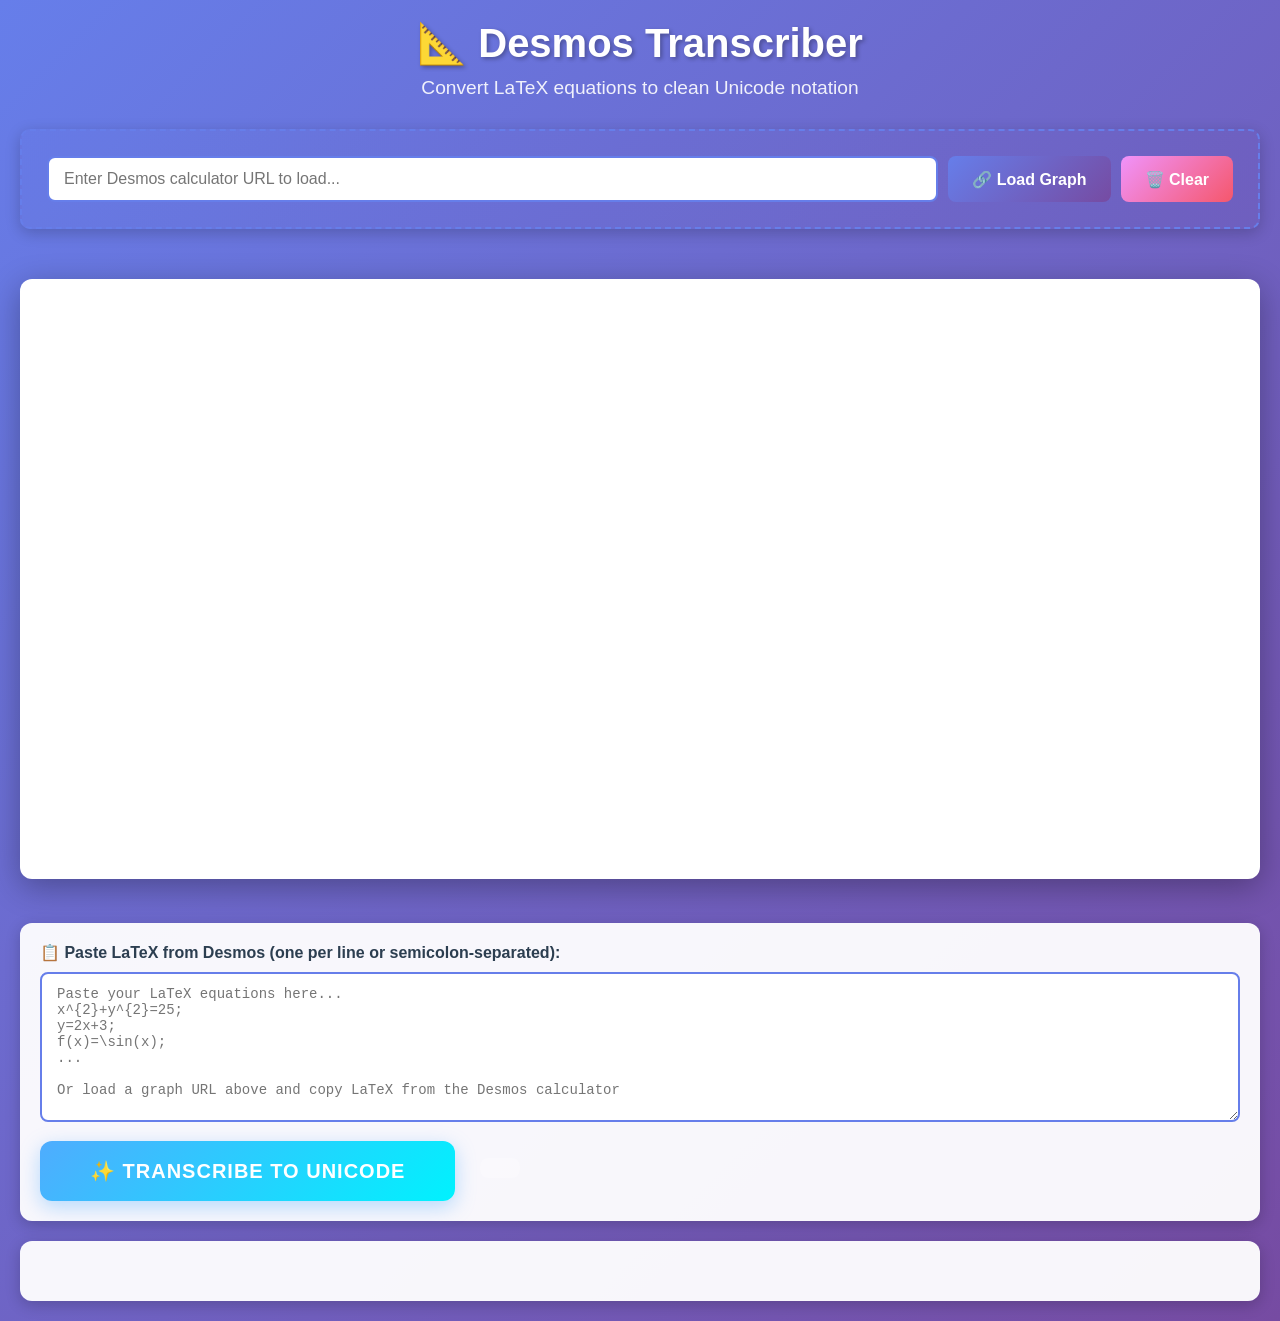
<file: index.html>
<!DOCTYPE html>
<html lang="en">
<head>
  <meta charset="UTF-8">
  <meta name="viewport" content="width=device-width, initial-scale=1.0">
  <title>Desmos Transcriber - Convert LaTeX to Unicode</title>
  <link rel="stylesheet" href="styles.css">
</head>
<body>
  <div class="container">
    <h1>📐 Desmos Transcriber</h1>
    <p class="subtitle">Convert LaTeX equations to clean Unicode notation</p>
    
    <div class="url-input-section">
      <input type="text" id="desmosUrlInput" placeholder="Enter Desmos calculator URL to load..." />
      <button id="loadBtn" class="action-btn">🔗 Load Graph</button>
      <button id="clearBtn" class="action-btn secondary">🗑️ Clear</button>
    </div>
    
    <iframe id="desmosFrame" class="calculator-container" src="https://www.desmos.com/calculator" frameborder="0"></iframe>
    
    <div class="latex-input-section">
      <label for="latexInput">📋 Paste LaTeX from Desmos (one per line or semicolon-separated):</label>
      <textarea id="latexInput" placeholder="Paste your LaTeX equations here...
x^{2}+y^{2}=25;
y=2x+3;
f(x)=\sin(x);
...

Or load a graph URL above and copy LaTeX from the Desmos calculator"></textarea>
      <button id="transcribeBtn" class="transcribe-btn">✨ Transcribe to Unicode</button>
      <span id="status" class="status-text"></span>
    </div>
    
    <div id="controls" class="controls" style="display: none;">
      <button id="copyAllBtn" class="action-btn">📋 Copy All</button>
      <button id="downloadBtn" class="action-btn">💾 Download</button>
    </div>
    
    <div id="equationsContainer" class="equations-container"></div>
  </div>
  
  <script src="website.js"></script>
</body>
</html>
</file>
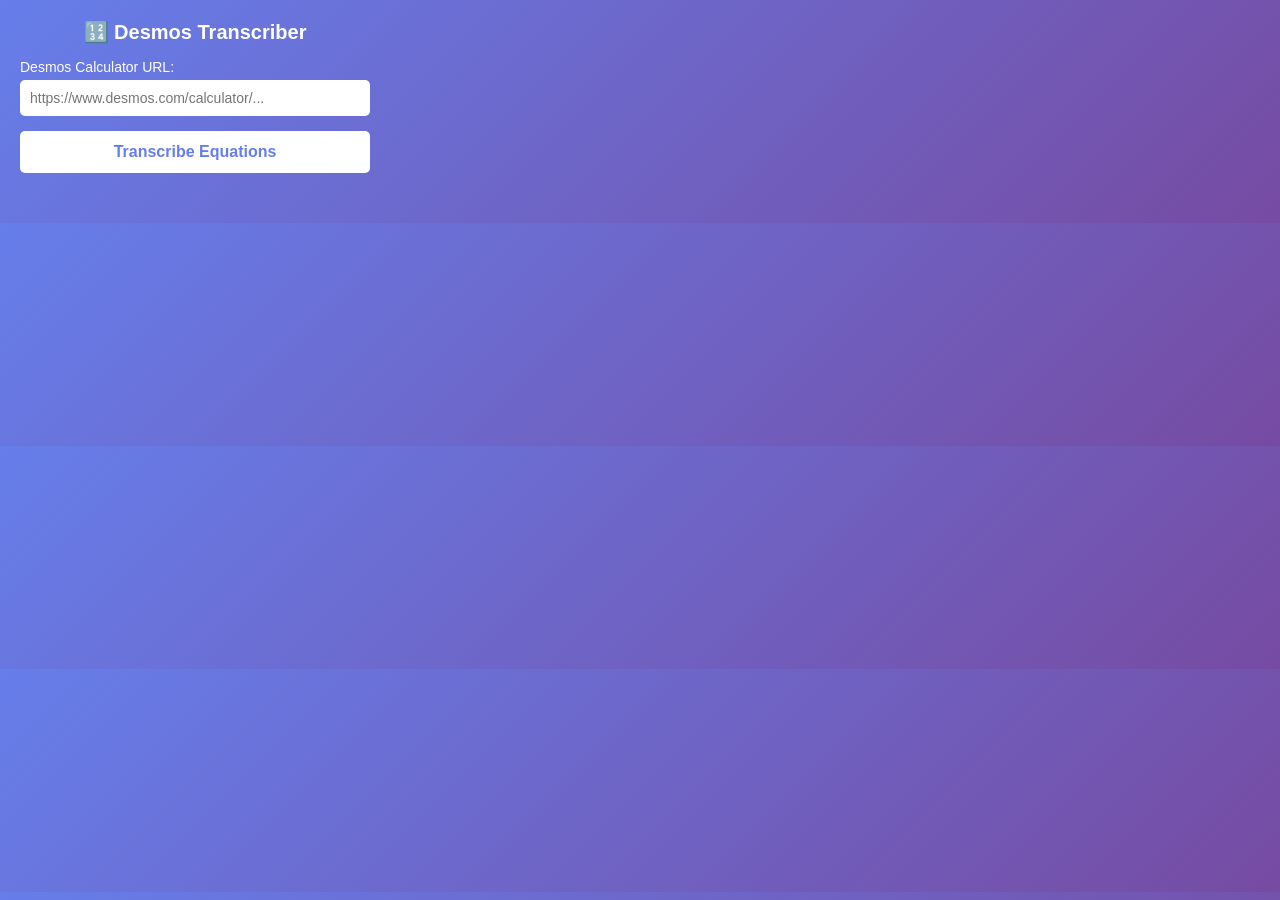
<file: popup.html>
<!DOCTYPE html>
<html lang="en">
<head>
  <meta charset="UTF-8">
  <meta name="viewport" content="width=device-width, initial-scale=1.0">
  <title>Desmos Transcriber</title>
  <style>
    body {
      width: 350px;
      padding: 20px;
      font-family: 'Segoe UI', Tahoma, Geneva, Verdana, sans-serif;
      background: linear-gradient(135deg, #667eea 0%, #764ba2 100%);
      color: white;
      margin: 0;
    }
    
    h1 {
      font-size: 20px;
      margin: 0 0 15px 0;
      text-align: center;
    }
    
    .input-group {
      margin-bottom: 15px;
    }
    
    label {
      display: block;
      margin-bottom: 5px;
      font-size: 14px;
      font-weight: 500;
    }
    
    input {
      width: 100%;
      padding: 10px;
      border: none;
      border-radius: 5px;
      font-size: 14px;
      box-sizing: border-box;
    }
    
    button {
      width: 100%;
      padding: 12px;
      background: white;
      color: #667eea;
      border: none;
      border-radius: 5px;
      font-size: 16px;
      font-weight: bold;
      cursor: pointer;
      transition: all 0.3s ease;
    }
    
    button:hover {
      background: #f0f0f0;
      transform: translateY(-2px);
      box-shadow: 0 4px 8px rgba(0,0,0,0.2);
    }
    
    button:disabled {
      background: #ccc;
      cursor: not-allowed;
      transform: none;
    }
    
    .status {
      margin-top: 10px;
      text-align: center;
      font-size: 13px;
      min-height: 20px;
    }
    
    .error {
      color: #ffcccc;
    }
    
    .success {
      color: #ccffcc;
    }
  </style>
</head>
<body>
  <h1>🔢 Desmos Transcriber</h1>
  
  <div class="input-group">
    <label for="desmosUrl">Desmos Calculator URL:</label>
    <input 
      type="text" 
      id="desmosUrl" 
      placeholder="https://www.desmos.com/calculator/..."
    >
  </div>
  
  <button id="transcribeBtn">Transcribe Equations</button>
  
  <div class="status" id="status"></div>
  
  <script src="popup.js"></script>
</body>
</html>
</file>
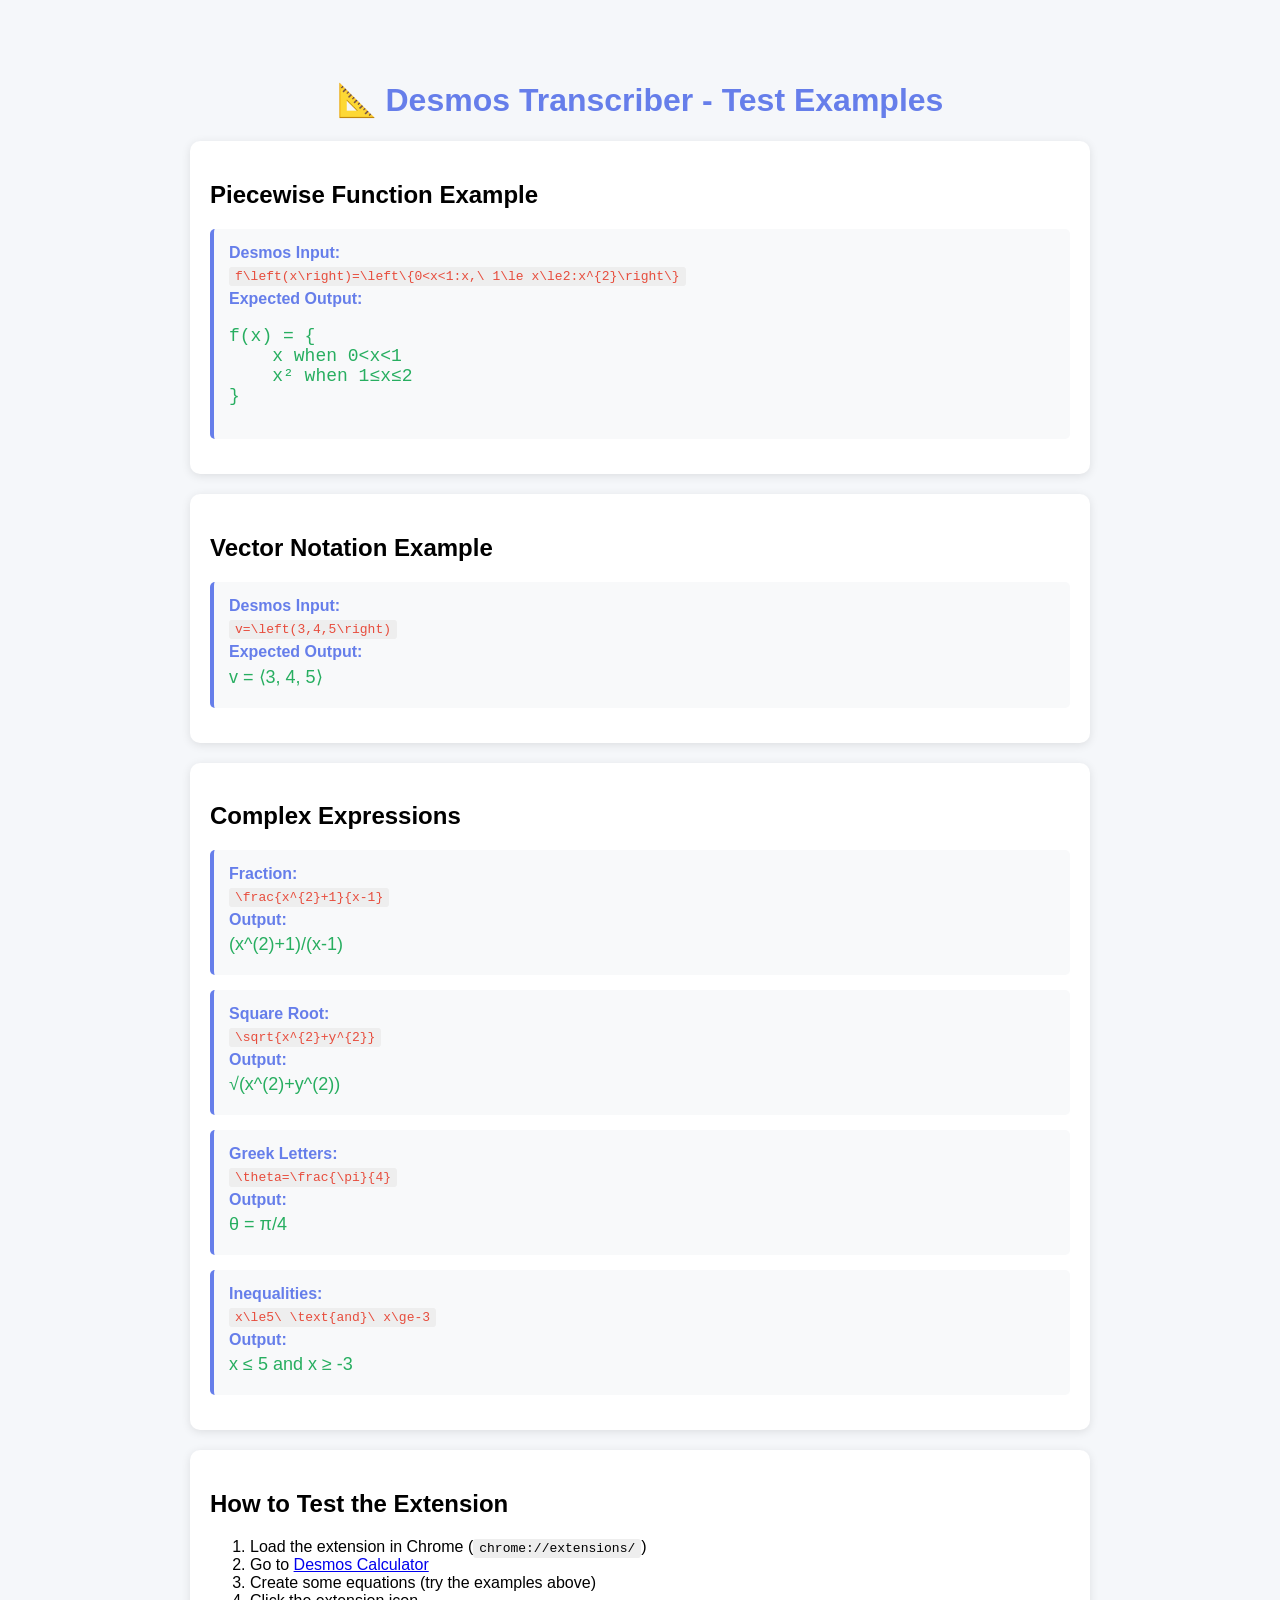
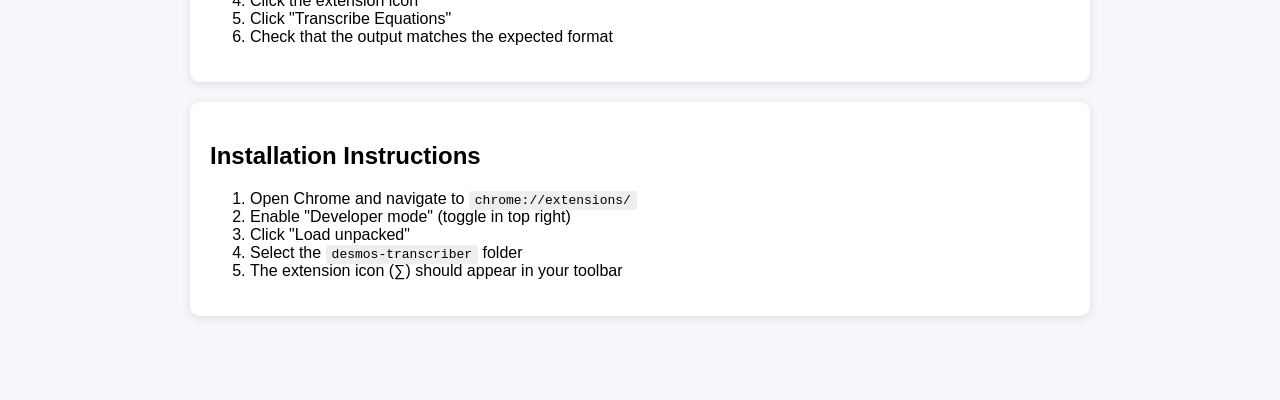
<file: test-examples.html>
<!DOCTYPE html>
<html lang="en">
<head>
  <meta charset="UTF-8">
  <meta name="viewport" content="width=device-width, initial-scale=1.0">
  <title>Desmos Transcriber - Test Page</title>
  <style>
    body {
      font-family: 'Segoe UI', Tahoma, Geneva, Verdana, sans-serif;
      max-width: 900px;
      margin: 40px auto;
      padding: 20px;
      background: #f5f7fa;
    }
    
    h1 {
      color: #667eea;
      text-align: center;
    }
    
    .test-section {
      background: white;
      padding: 20px;
      margin: 20px 0;
      border-radius: 10px;
      box-shadow: 0 2px 10px rgba(0,0,0,0.1);
    }
    
    .test-item {
      margin: 15px 0;
      padding: 15px;
      background: #f8f9fa;
      border-left: 4px solid #667eea;
      border-radius: 5px;
    }
    
    .label {
      font-weight: bold;
      color: #667eea;
      margin-bottom: 5px;
    }
    
    .input {
      color: #e74c3c;
      font-family: 'Courier New', monospace;
      margin: 5px 0;
    }
    
    .output {
      color: #27ae60;
      font-size: 18px;
      margin: 5px 0;
    }
    
    code {
      background: #eee;
      padding: 2px 6px;
      border-radius: 3px;
    }
  </style>
</head>
<body>
  <h1>📐 Desmos Transcriber - Test Examples</h1>
  
  <div class="test-section">
    <h2>Piecewise Function Example</h2>
    <div class="test-item">
      <div class="label">Desmos Input:</div>
      <div class="input"><code>f\left(x\right)=\left\{0&lt;x&lt;1:x,\ 1\le x\le2:x^{2}\right\}</code></div>
      <div class="label">Expected Output:</div>
      <div class="output">
        <pre>f(x) = {
    x when 0&lt;x&lt;1
    x² when 1≤x≤2
}</pre>
      </div>
    </div>
  </div>
  
  <div class="test-section">
    <h2>Vector Notation Example</h2>
    <div class="test-item">
      <div class="label">Desmos Input:</div>
      <div class="input"><code>v=\left(3,4,5\right)</code></div>
      <div class="label">Expected Output:</div>
      <div class="output">v = ⟨3, 4, 5⟩</div>
    </div>
  </div>
  
  <div class="test-section">
    <h2>Complex Expressions</h2>
    
    <div class="test-item">
      <div class="label">Fraction:</div>
      <div class="input"><code>\frac{x^{2}+1}{x-1}</code></div>
      <div class="label">Output:</div>
      <div class="output">(x^(2)+1)/(x-1)</div>
    </div>
    
    <div class="test-item">
      <div class="label">Square Root:</div>
      <div class="input"><code>\sqrt{x^{2}+y^{2}}</code></div>
      <div class="label">Output:</div>
      <div class="output">√(x^(2)+y^(2))</div>
    </div>
    
    <div class="test-item">
      <div class="label">Greek Letters:</div>
      <div class="input"><code>\theta=\frac{\pi}{4}</code></div>
      <div class="label">Output:</div>
      <div class="output">θ = π/4</div>
    </div>
    
    <div class="test-item">
      <div class="label">Inequalities:</div>
      <div class="input"><code>x\le5\ \text{and}\ x\ge-3</code></div>
      <div class="label">Output:</div>
      <div class="output">x ≤ 5 and x ≥ -3</div>
    </div>
  </div>
  
  <div class="test-section">
    <h2>How to Test the Extension</h2>
    <ol>
      <li>Load the extension in Chrome (<code>chrome://extensions/</code>)</li>
      <li>Go to <a href="https://www.desmos.com/calculator" target="_blank">Desmos Calculator</a></li>
      <li>Create some equations (try the examples above)</li>
      <li>Click the extension icon</li>
      <li>Click "Transcribe Equations"</li>
      <li>Check that the output matches the expected format</li>
    </ol>
  </div>
  
  <div class="test-section">
    <h2>Installation Instructions</h2>
    <ol>
      <li>Open Chrome and navigate to <code>chrome://extensions/</code></li>
      <li>Enable "Developer mode" (toggle in top right)</li>
      <li>Click "Load unpacked"</li>
      <li>Select the <code>desmos-transcriber</code> folder</li>
      <li>The extension icon (∑) should appear in your toolbar</li>
    </ol>
  </div>
  
</body>
</html>
</file>
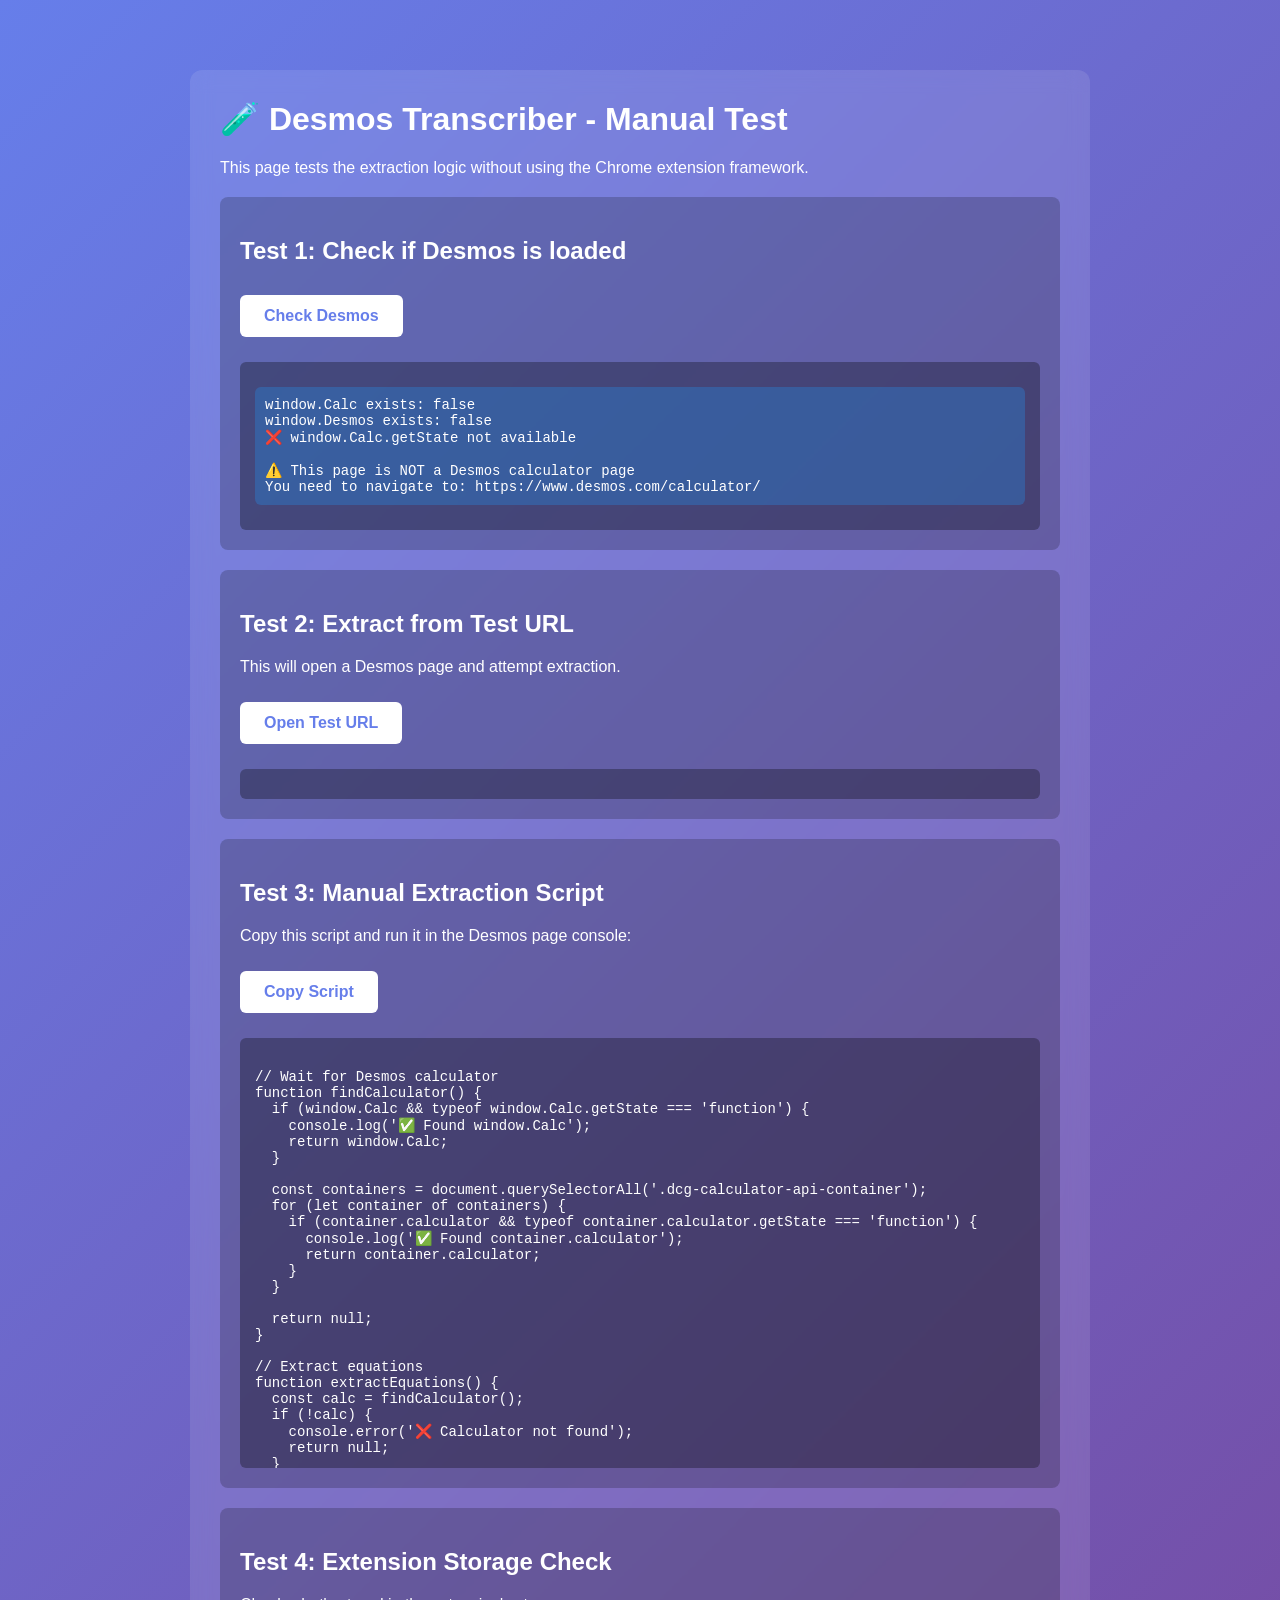
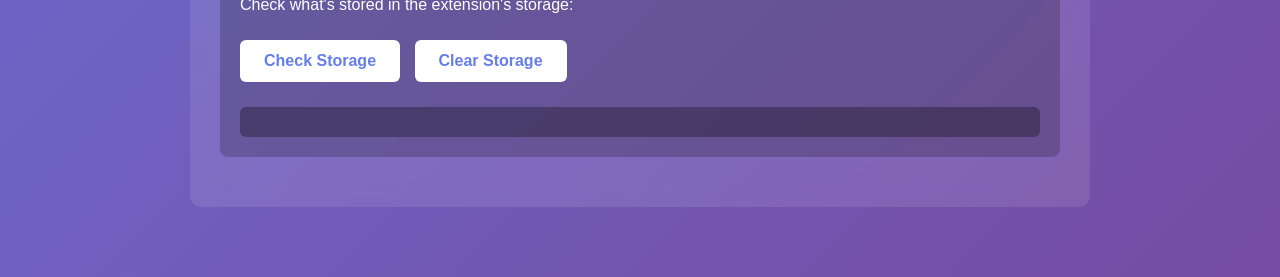
<file: test-manual.html>
<!DOCTYPE html>
<html lang="en">
<head>
  <meta charset="UTF-8">
  <title>Manual Extraction Test</title>
  <style>
    body {
      font-family: Arial, sans-serif;
      max-width: 900px;
      margin: 50px auto;
      padding: 20px;
      background: linear-gradient(135deg, #667eea 0%, #764ba2 100%);
      color: white;
    }
    .container {
      background: rgba(255, 255, 255, 0.1);
      padding: 30px;
      border-radius: 12px;
      backdrop-filter: blur(10px);
    }
    h1 {
      margin-top: 0;
    }
    .test-section {
      background: rgba(0, 0, 0, 0.2);
      padding: 20px;
      margin: 20px 0;
      border-radius: 8px;
    }
    button {
      background: white;
      color: #667eea;
      border: none;
      padding: 12px 24px;
      font-size: 16px;
      border-radius: 6px;
      cursor: pointer;
      margin: 10px 10px 10px 0;
      font-weight: 600;
    }
    button:hover {
      background: #f0f0f0;
    }
    .output {
      background: rgba(0, 0, 0, 0.3);
      padding: 15px;
      border-radius: 6px;
      margin-top: 15px;
      white-space: pre-wrap;
      font-family: 'Courier New', monospace;
      font-size: 14px;
      max-height: 400px;
      overflow-y: auto;
    }
    .status {
      padding: 10px;
      margin: 10px 0;
      border-radius: 6px;
      background: rgba(255, 255, 255, 0.2);
    }
    .success { background: rgba(76, 175, 80, 0.3); }
    .error { background: rgba(244, 67, 54, 0.3); }
    .info { background: rgba(33, 150, 243, 0.3); }
  </style>
</head>
<body>
  <div class="container">
    <h1>🧪 Desmos Transcriber - Manual Test</h1>
    <p>This page tests the extraction logic without using the Chrome extension framework.</p>
    
    <div class="test-section">
      <h2>Test 1: Check if Desmos is loaded</h2>
      <button onclick="checkDesmos()">Check Desmos</button>
      <div id="desmosOutput" class="output"></div>
    </div>
    
    <div class="test-section">
      <h2>Test 2: Extract from Test URL</h2>
      <p>This will open a Desmos page and attempt extraction.</p>
      <button onclick="testExtraction()">Open Test URL</button>
      <div id="extractOutput" class="output"></div>
    </div>
    
    <div class="test-section">
      <h2>Test 3: Manual Extraction Script</h2>
      <p>Copy this script and run it in the Desmos page console:</p>
      <button onclick="copyScript()">Copy Script</button>
      <div class="output">
// Wait for Desmos calculator
function findCalculator() {
  if (window.Calc && typeof window.Calc.getState === 'function') {
    console.log('✅ Found window.Calc');
    return window.Calc;
  }
  
  const containers = document.querySelectorAll('.dcg-calculator-api-container');
  for (let container of containers) {
    if (container.calculator && typeof container.calculator.getState === 'function') {
      console.log('✅ Found container.calculator');
      return container.calculator;
    }
  }
  
  return null;
}

// Extract equations
function extractEquations() {
  const calc = findCalculator();
  if (!calc) {
    console.error('❌ Calculator not found');
    return null;
  }
  
  const state = calc.getState();
  if (!state || !state.expressions || !state.expressions.list) {
    console.error('❌ Invalid state');
    return null;
  }
  
  console.log('📊 Found', state.expressions.list.length, 'expressions');
  
  const equations = [];
  state.expressions.list.forEach((expr, i) => {
    if (expr.type === 'folder') {
      equations.push({
        type: 'folder',
        title: expr.title || 'Folder'
      });
      console.log('[' + i + '] 📁', expr.title);
    } else if (expr.latex) {
      equations.push({
        latex: expr.latex,
        color: expr.color
      });
      console.log('[' + i + '] 📐', expr.latex.substring(0, 40));
    }
  });
  
  return equations;
}

// Run extraction
const result = extractEquations();
console.log('✅ Extraction complete:', result);
result;
      </div>
    </div>
    
    <div class="test-section">
      <h2>Test 4: Extension Storage Check</h2>
      <p>Check what's stored in the extension's storage:</p>
      <button onclick="checkStorage()">Check Storage</button>
      <button onclick="clearStorage()">Clear Storage</button>
      <div id="storageOutput" class="output"></div>
    </div>
  </div>
  
  <script>
    function log(elementId, message, type = 'info') {
      const output = document.getElementById(elementId);
      const statusClass = type === 'error' ? 'error' : (type === 'success' ? 'success' : 'info');
      output.innerHTML = `<div class="status ${statusClass}">${message}</div>`;
    }
    
    function checkDesmos() {
      log('desmosOutput', 'Checking for Desmos on current page...', 'info');
      
      setTimeout(() => {
        const checks = [];
        checks.push('window.Calc exists: ' + (typeof window.Calc !== 'undefined'));
        checks.push('window.Desmos exists: ' + (typeof window.Desmos !== 'undefined'));
        
        if (window.Calc && typeof window.Calc.getState === 'function') {
          checks.push('✅ window.Calc.getState is available');
          try {
            const state = window.Calc.getState();
            checks.push('✅ Successfully called getState()');
            checks.push('Expressions count: ' + (state.expressions?.list?.length || 0));
          } catch (e) {
            checks.push('❌ Error calling getState(): ' + e.message);
          }
        } else {
          checks.push('❌ window.Calc.getState not available');
          checks.push('\n⚠️ This page is NOT a Desmos calculator page');
          checks.push('You need to navigate to: https://www.desmos.com/calculator/');
        }
        
        log('desmosOutput', checks.join('\n'), 'info');
      }, 500);
    }
    
    function testExtraction() {
      const testUrl = 'https://www.desmos.com/calculator/ispi70ryez';
      log('extractOutput', '🚀 Opening test URL in new tab...\n\nURL: ' + testUrl + '\n\nFollow these steps:\n1. Wait for the page to fully load\n2. Open DevTools (F12) in that tab\n3. Copy and run the script from Test 3\n4. Check the console for results', 'info');
      
      window.open(testUrl, '_blank');
    }
    
    function copyScript() {
      const script = document.querySelector('.test-section:nth-of-type(3) .output').textContent;
      navigator.clipboard.writeText(script).then(() => {
        alert('✅ Script copied to clipboard!\n\nNow:\n1. Open a Desmos calculator page\n2. Press F12 to open DevTools\n3. Go to Console tab\n4. Paste the script and press Enter');
      });
    }
    
    function checkStorage() {
      if (typeof chrome !== 'undefined' && chrome.storage) {
        chrome.storage.local.get(null, (data) => {
          const output = [];
          output.push('📦 Chrome Storage Contents:');
          output.push('');
          
          if (Object.keys(data).length === 0) {
            output.push('(empty - no data stored)');
          } else {
            for (const [key, value] of Object.entries(data)) {
              if (key === 'equations' && Array.isArray(value)) {
                output.push(`${key}: Array with ${value.length} items`);
              } else if (typeof value === 'string' && value.length > 100) {
                output.push(`${key}: ${value.substring(0, 100)}...`);
              } else {
                output.push(`${key}: ${JSON.stringify(value, null, 2)}`);
              }
            }
          }
          
          log('storageOutput', output.join('\n'), 'success');
        });
      } else {
        log('storageOutput', '❌ Chrome storage API not available.\n\nThis only works in the context of a Chrome extension.\n\nTo check storage:\n1. Open the extension popup\n2. Press F12 to open DevTools\n3. Go to Application → Storage → Local Storage', 'error');
      }
    }
    
    function clearStorage() {
      if (typeof chrome !== 'undefined' && chrome.storage) {
        chrome.storage.local.clear(() => {
          log('storageOutput', '✅ Storage cleared successfully', 'success');
        });
      } else {
        log('storageOutput', '❌ Chrome storage API not available', 'error');
      }
    }
    
    // Check on load
    window.addEventListener('load', () => {
      checkDesmos();
    });
  </script>
</body>
</html>
</file>
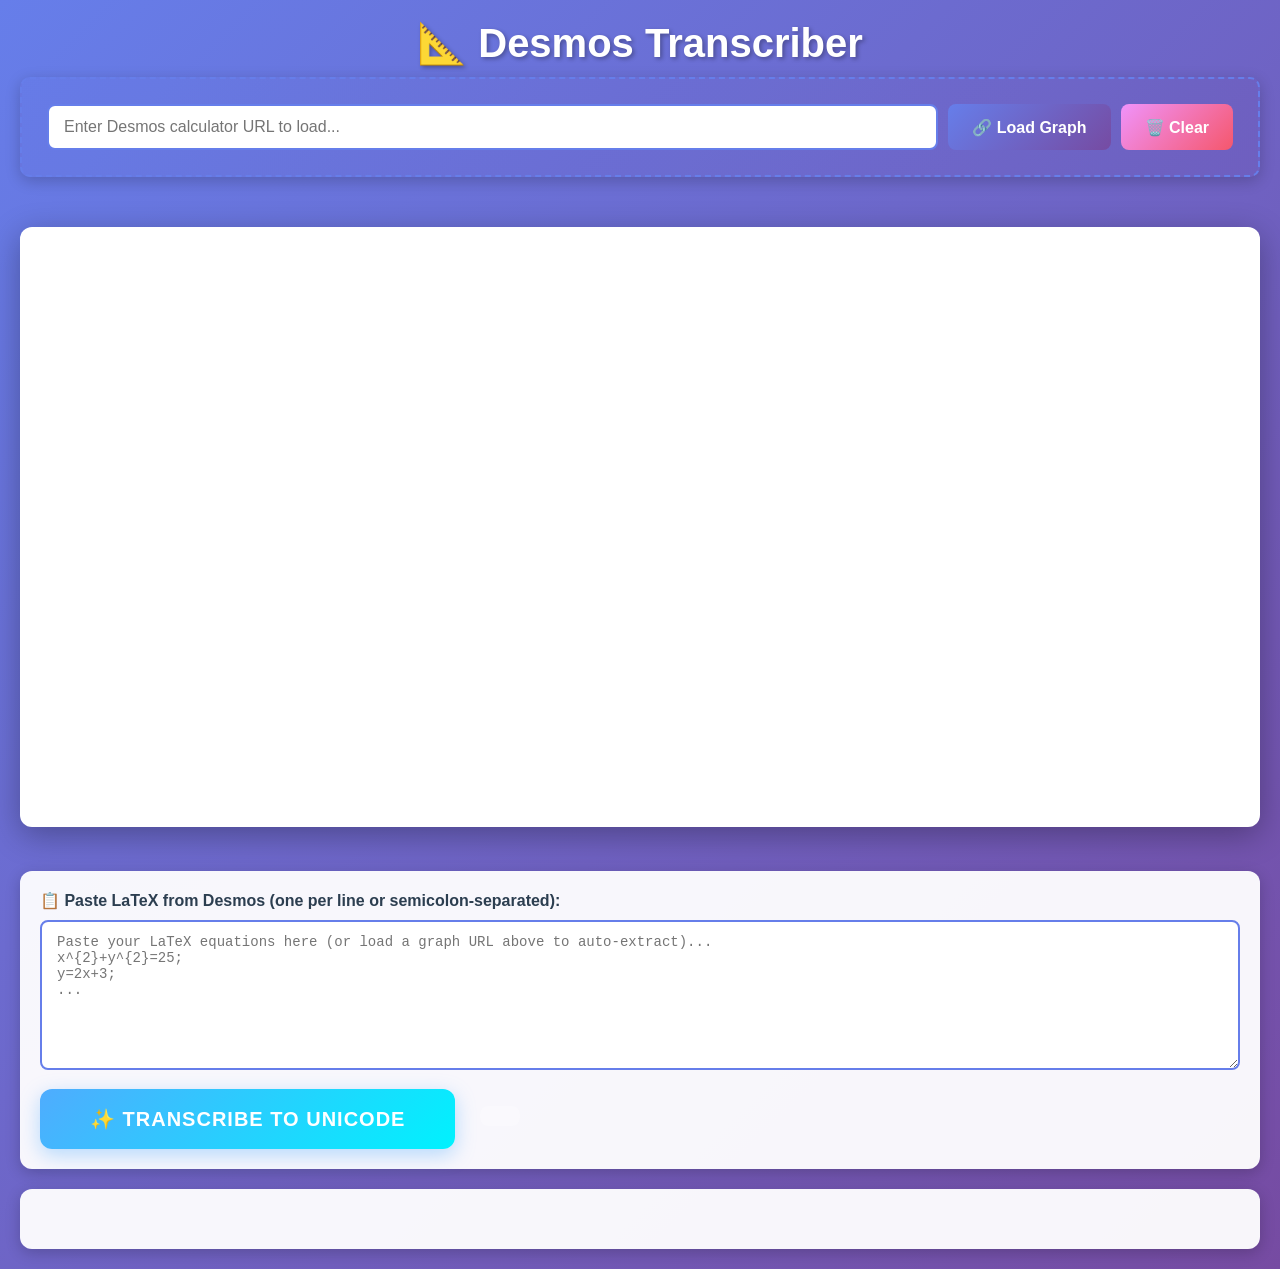
<file: transcribe.html>
<!DOCTYPE html>
<html lang="en">
<head>
  <meta charset="UTF-8">
  <meta name="viewport" content="width=device-width, initial-scale=1.0">
  <title>Desmos Transcriber</title>
  <link rel="stylesheet" href="styles.css">
</head>
<body>
  <div class="container">
    <h1>📐 Desmos Transcriber</h1>
    
    <div class="url-input-section">
      <input type="text" id="desmosUrlInput" placeholder="Enter Desmos calculator URL to load..." />
      <button id="loadBtn" class="action-btn">🔗 Load Graph</button>
      <button id="clearBtn" class="action-btn secondary">🗑️ Clear</button>
    </div>
    
    <iframe id="desmosFrame" class="calculator-container" src="https://www.desmos.com/calculator" frameborder="0"></iframe>
    
    <div class="latex-input-section">
      <label for="latexInput">📋 Paste LaTeX from Desmos (one per line or semicolon-separated):</label>
      <textarea id="latexInput" placeholder="Paste your LaTeX equations here (or load a graph URL above to auto-extract)...
x^{2}+y^{2}=25;
y=2x+3;
..."></textarea>
      <button id="transcribeBtn" class="transcribe-btn">✨ Transcribe to Unicode</button>
      <span id="status" class="status-text"></span>
    </div>
    
    <div id="controls" class="controls" style="display: none;">
      <button id="copyAllBtn" class="action-btn">📋 Copy All</button>
      <button id="downloadBtn" class="action-btn">💾 Download</button>
    </div>
    
    <div id="equationsContainer" class="equations-container"></div>
  </div>
  
  <script src="transcribe.js"></script>
</body>
</html>
</file>
<file: styles.css>
* {
  margin: 0;
  padding: 0;
  box-sizing: border-box;
}

body {
  font-family: 'Segoe UI', Tahoma, Geneva, Verdana, sans-serif;
  background: linear-gradient(135deg, #667eea 0%, #764ba2 100%);
  min-height: 100vh;
  padding: 20px;
  color: #2c3e50;
}

.container {
  max-width: 1400px;
  margin: 0 auto;
}

h1 {
  text-align: center;
  color: white;
  margin-bottom: 10px;
  font-size: 2.5em;
  text-shadow: 2px 2px 4px rgba(0, 0, 0, 0.3);
}

.subtitle {
  text-align: center;
  color: rgba(255, 255, 255, 0.9);
  margin-bottom: 30px;
  font-size: 1.2em;
  font-weight: 300;
}

/* URL Input Section */
.url-input-section {
  background: rgba(255, 255, 255, 0.95);
  padding: 20px;
  border-radius: 12px;
  margin-bottom: 20px;
  display: flex;
  gap: 10px;
  box-shadow: 0 4px 15px rgba(0, 0, 0, 0.2);
}

#desmosUrlInput {
  flex: 1;
  padding: 12px 15px;
  font-size: 16px;
  border: 2px solid #667eea;
  border-radius: 8px;
  outline: none;
  transition: all 0.3s ease;
}

#desmosUrlInput:focus {
  border-color: #764ba2;
  box-shadow: 0 0 0 3px rgba(118, 75, 162, 0.1);
}

.action-btn {
  padding: 12px 24px;
  font-size: 16px;
  font-weight: 600;
  border: none;
  border-radius: 8px;
  cursor: pointer;
  background: linear-gradient(135deg, #667eea 0%, #764ba2 100%);
  color: white;
  transition: all 0.3s ease;
}

.action-btn:hover {
  transform: translateY(-2px);
  box-shadow: 0 4px 12px rgba(102, 126, 234, 0.4);
}

.action-btn.secondary {
  background: linear-gradient(135deg, #f093fb 0%, #f5576c 100%);
}

/* Transcribe Section */
.latex-input-section {
  background: rgba(255, 255, 255, 0.95);
  padding: 20px;
  border-radius: 12px;
  margin: 20px 0;
  box-shadow: 0 4px 15px rgba(0, 0, 0, 0.2);
}

.latex-input-section label {
  display: block;
  margin-bottom: 10px;
  font-weight: 600;
  color: #2c3e50;
  font-size: 16px;
}

#latexInput {
  width: 100%;
  min-height: 150px;
  padding: 12px 15px;
  font-size: 14px;
  font-family: 'Courier New', monospace;
  border: 2px solid #667eea;
  border-radius: 8px;
  outline: none;
  resize: vertical;
  transition: all 0.3s ease;
  margin-bottom: 15px;
}

#latexInput:focus {
  border-color: #764ba2;
  box-shadow: 0 0 0 3px rgba(118, 75, 162, 0.1);
}

.transcribe-section {
  text-align: center;
  margin: 20px 0;
}

.transcribe-btn {
  background: linear-gradient(135deg, #4facfe 0%, #00f2fe 100%);
  color: white;
  border: none;
  padding: 18px 50px;
  font-size: 20px;
  font-weight: 700;
  border-radius: 12px;
  cursor: pointer;
  box-shadow: 0 6px 20px rgba(79, 172, 254, 0.4);
  transition: all 0.3s ease;
  text-transform: uppercase;
  letter-spacing: 1px;
}

.transcribe-btn:hover {
  transform: translateY(-3px);
  box-shadow: 0 8px 25px rgba(79, 172, 254, 0.6);
}

.transcribe-btn:active {
  transform: translateY(0);
}

.status-text {
  display: inline-block;
  margin-left: 20px;
  color: white;
  font-size: 16px;
  font-weight: 600;
  padding: 10px 20px;
  border-radius: 8px;
  background: rgba(255, 255, 255, 0.2);
}

.status-text.success {
  background: rgba(76, 175, 80, 0.8);
}

.status-text.error {
  background: rgba(244, 67, 54, 0.8);
}

.status-text.info {
  background: rgba(33, 150, 243, 0.8);
}

/* Calculator Container */
.calculator-container {
  width: 100%;
  height: 600px;
  background: white;
  border-radius: 12px;
  margin: 20px 0;
  box-shadow: 0 8px 32px rgba(0, 0, 0, 0.3);
  overflow: hidden;
}

/* Controls */
.controls {
  display: flex;
  gap: 15px;
  margin: 30px 0;
  justify-content: center;
  flex-wrap: wrap;
}

/* Equations Container */
.equations-container {
  background: rgba(255, 255, 255, 0.95);
  border-radius: 12px;
  padding: 30px;
  margin-top: 20px;
  max-height: 600px;
  overflow-y: auto;
  box-shadow: 0 4px 15px rgba(0, 0, 0, 0.2);
}

.equation-folder {
  font-size: 20px;
  font-weight: 700;
  color: #667eea;
  margin: 25px 0 15px 0;
  padding: 10px;
  background: rgba(102, 126, 234, 0.1);
  border-radius: 8px;
}

.equation-item {
  display: flex;
  justify-content: space-between;
  align-items: center;
  padding: 15px;
  margin: 10px 0;
  background: white;
  border-radius: 8px;
  border-left: 4px solid #667eea;
  box-shadow: 0 2px 8px rgba(0, 0, 0, 0.1);
  transition: all 0.3s ease;
}

.equation-item:hover {
  transform: translateX(5px);
  box-shadow: 0 4px 12px rgba(0, 0, 0, 0.15);
}

.equation-item.in-folder {
  margin-left: 30px;
  border-left-color: #764ba2;
}

.equation-text {
  flex: 1;
  font-size: 18px;
  font-family: 'Computer Modern', 'Times New Roman', serif;
  color: #2c3e50;
  line-height: 1.6;
}

.copy-btn {
  padding: 8px 16px;
  background: #667eea;
  color: white;
  border: none;
  border-radius: 6px;
  cursor: pointer;
  font-size: 14px;
  transition: all 0.3s ease;
}

.copy-btn:hover {
  background: #764ba2;
  transform: scale(1.05);
}

.empty-state {
  text-align: center;
  padding: 60px 20px;
  color: #7f8c8d;
  font-size: 18px;
}

.url-input-section {
  margin-bottom: 30px;
  padding: 25px;
  background: linear-gradient(135deg, #667eea15 0%, #764ba215 100%);
  border-radius: 10px;
  border: 2px dashed #667eea;
}

.input-group {
  display: flex;
  flex-direction: column;
  gap: 10px;
}

.input-group label {
  font-weight: 600;
  color: #667eea;
  font-size: 16px;
}

.url-input {
  padding: 12px 15px;
  border: 2px solid #667eea;
  border-radius: 8px;
  font-size: 14px;
  font-family: 'Courier New', monospace;
  width: 100%;
  box-sizing: border-box;
}

.url-input:focus {
  outline: none;
  border-color: #5568d3;
  box-shadow: 0 0 0 3px rgba(102, 126, 234, 0.1);
}

.hint {
  text-align: center;
  color: #7f8c8d;
  font-size: 14px;
  margin-top: 15px;
  font-style: italic;
}

/* Progress section */
.progress-section {
  margin-bottom: 30px;
  padding: 30px;
  background: linear-gradient(135deg, #667eea15 0%, #764ba215 100%);
  border-radius: 10px;
  text-align: center;
}

.progress-section h3 {
  color: #667eea;
  margin-bottom: 20px;
  font-size: 20px;
}

.progress-bar-container {
  width: 100%;
  height: 40px;
  background: rgba(255, 255, 255, 0.5);
  border-radius: 20px;
  overflow: hidden;
  position: relative;
  box-shadow: inset 0 2px 5px rgba(0,0,0,0.1);
  margin-bottom: 15px;
}

.progress-bar {
  height: 100%;
  background: linear-gradient(90deg, #667eea 0%, #764ba2 100%);
  border-radius: 20px;
  transition: width 0.3s ease-out;
  width: 0%;
  display: flex;
  align-items: center;
  justify-content: center;
  position: relative;
}

.progress-text {
  color: white;
  font-weight: bold;
  font-size: 16px;
  text-shadow: 0 1px 2px rgba(0,0,0,0.2);
  position: absolute;
  left: 50%;
  transform: translateX(-50%);
  z-index: 10;
  mix-blend-mode: difference;
}

.progress-status {
  color: #667eea;
  font-size: 14px;
  font-weight: 500;
  min-height: 20px;
  margin-top: 10px;
}

@keyframes pulse {
  0%, 100% {
    opacity: 1;
  }
  50% {
    opacity: 0.7;
  }
}

.progress-bar {
  animation: pulse 2s infinite;
}

button {
  padding: 12px 24px;
  border: none;
  border-radius: 8px;
  font-size: 16px;
  font-weight: 600;
  cursor: pointer;
  transition: all 0.3s ease;
  font-family: 'Segoe UI', Tahoma, Geneva, Verdana, sans-serif;
}

.btn-primary {
  background: #667eea;
  color: white;
}

.btn-primary:hover {
  background: #5568d3;
  transform: translateY(-2px);
  box-shadow: 0 4px 12px rgba(102, 126, 234, 0.4);
}

.btn-secondary {
  background: #48bb78;
  color: white;
}

.btn-secondary:hover {
  background: #38a169;
  transform: translateY(-2px);
  box-shadow: 0 4px 12px rgba(72, 187, 120, 0.4);
}

.btn-tertiary {
  background: #f39c12;
  color: white;
}

.btn-tertiary:hover {
  background: #e67e22;
  transform: translateY(-2px);
  box-shadow: 0 4px 12px rgba(243, 156, 18, 0.4);
}

.equations-container {
  display: flex;
  flex-direction: column;
  gap: 20px;
}

.loading {
  text-align: center;
  font-size: 18px;
  color: #7f8c8d;
  padding: 40px;
}

.equation-item {
  background: #f8f9fa;
  border-left: 4px solid #667eea;
  padding: 20px;
  border-radius: 8px;
  transition: all 0.3s ease;
  position: relative;
}

.equation-item:hover {
  background: #e9ecef;
  box-shadow: 0 4px 12px rgba(0,0,0,0.1);
  transform: translateX(5px);
}

.equation-item.folder {
  background: linear-gradient(135deg, #667eea15 0%, #764ba215 100%);
  border-left-color: #764ba2;
  font-weight: bold;
  font-size: 18px;
  color: #764ba2;
}

.equation-item.in-folder {
  margin-left: 30px;
  border-left-color: #9f7aea;
}

.equation-content {
  display: flex;
  justify-content: space-between;
  align-items: flex-start;
  gap: 15px;
}

.equation-text {
  flex: 1;
  font-size: 18px;
  line-height: 1.6;
  font-family: 'Computer Modern', 'Cambria Math', 'Times New Roman', serif;
  white-space: pre-wrap;
  word-wrap: break-word;
}

.copy-btn {
  padding: 8px 16px;
  background: #667eea;
  color: white;
  border: none;
  border-radius: 5px;
  font-size: 14px;
  cursor: pointer;
  transition: all 0.2s ease;
  flex-shrink: 0;
}

.copy-btn:hover {
  background: #5568d3;
}

.copy-btn.copied {
  background: #48bb78;
}

.empty-state {
  text-align: center;
  padding: 60px 20px;
  color: #7f8c8d;
}

.empty-state.error-state {
  color: #e74c3c;
}

.empty-state.error-state code {
  background: #fee;
  color: #c0392b;
  padding: 4px 8px;
  border-radius: 4px;
  font-size: 12px;
}

.empty-state.error-state ul {
  margin: 20px auto;
  padding-left: 20px;
}

.empty-state.error-state li {
  margin: 8px 0;
  color: #555;
}

.empty-state h2 {
  font-size: 24px;
  margin-bottom: 10px;
}

.empty-state p {
  font-size: 16px;
}

/* Mathematical styling */
.katex {
  font-size: 1.1em;
}

.equation-text code {
  background: #f1f3f5;
  padding: 2px 6px;
  border-radius: 3px;
  font-family: 'Courier New', monospace;
}

/* Notification */
.notification {
  position: fixed;
  top: 20px;
  right: 20px;
  background: #48bb78;
  color: white;
  padding: 15px 25px;
  border-radius: 8px;
  box-shadow: 0 4px 12px rgba(0,0,0,0.2);
  animation: slideIn 0.3s ease;
  z-index: 1000;
}

@keyframes slideIn {
  from {
    transform: translateX(400px);
    opacity: 0;
  }
  to {
    transform: translateX(0);
    opacity: 1;
  }
}

.notification.fade-out {
  animation: fadeOut 0.3s ease;
}

@keyframes fadeOut {
  to {
    opacity: 0;
    transform: translateY(-20px);
  }
}

/* Debug panel */
.debug-panel {
  margin-top: 30px;
  padding: 20px;
  background: #f8f9fa;
  border: 2px solid #dee2e6;
  border-radius: 8px;
  font-family: 'Courier New', monospace;
  font-size: 12px;
}

.debug-panel h3 {
  margin: 0 0 15px 0;
  color: #495057;
  font-family: 'Segoe UI', Tahoma, Geneva, Verdana, sans-serif;
}

.debug-panel pre {
  background: white;
  padding: 15px;
  border-radius: 5px;
  overflow-x: auto;
  max-height: 400px;
  overflow-y: auto;
  margin: 0;
  white-space: pre-wrap;
  word-wrap: break-word;
}
</file>
